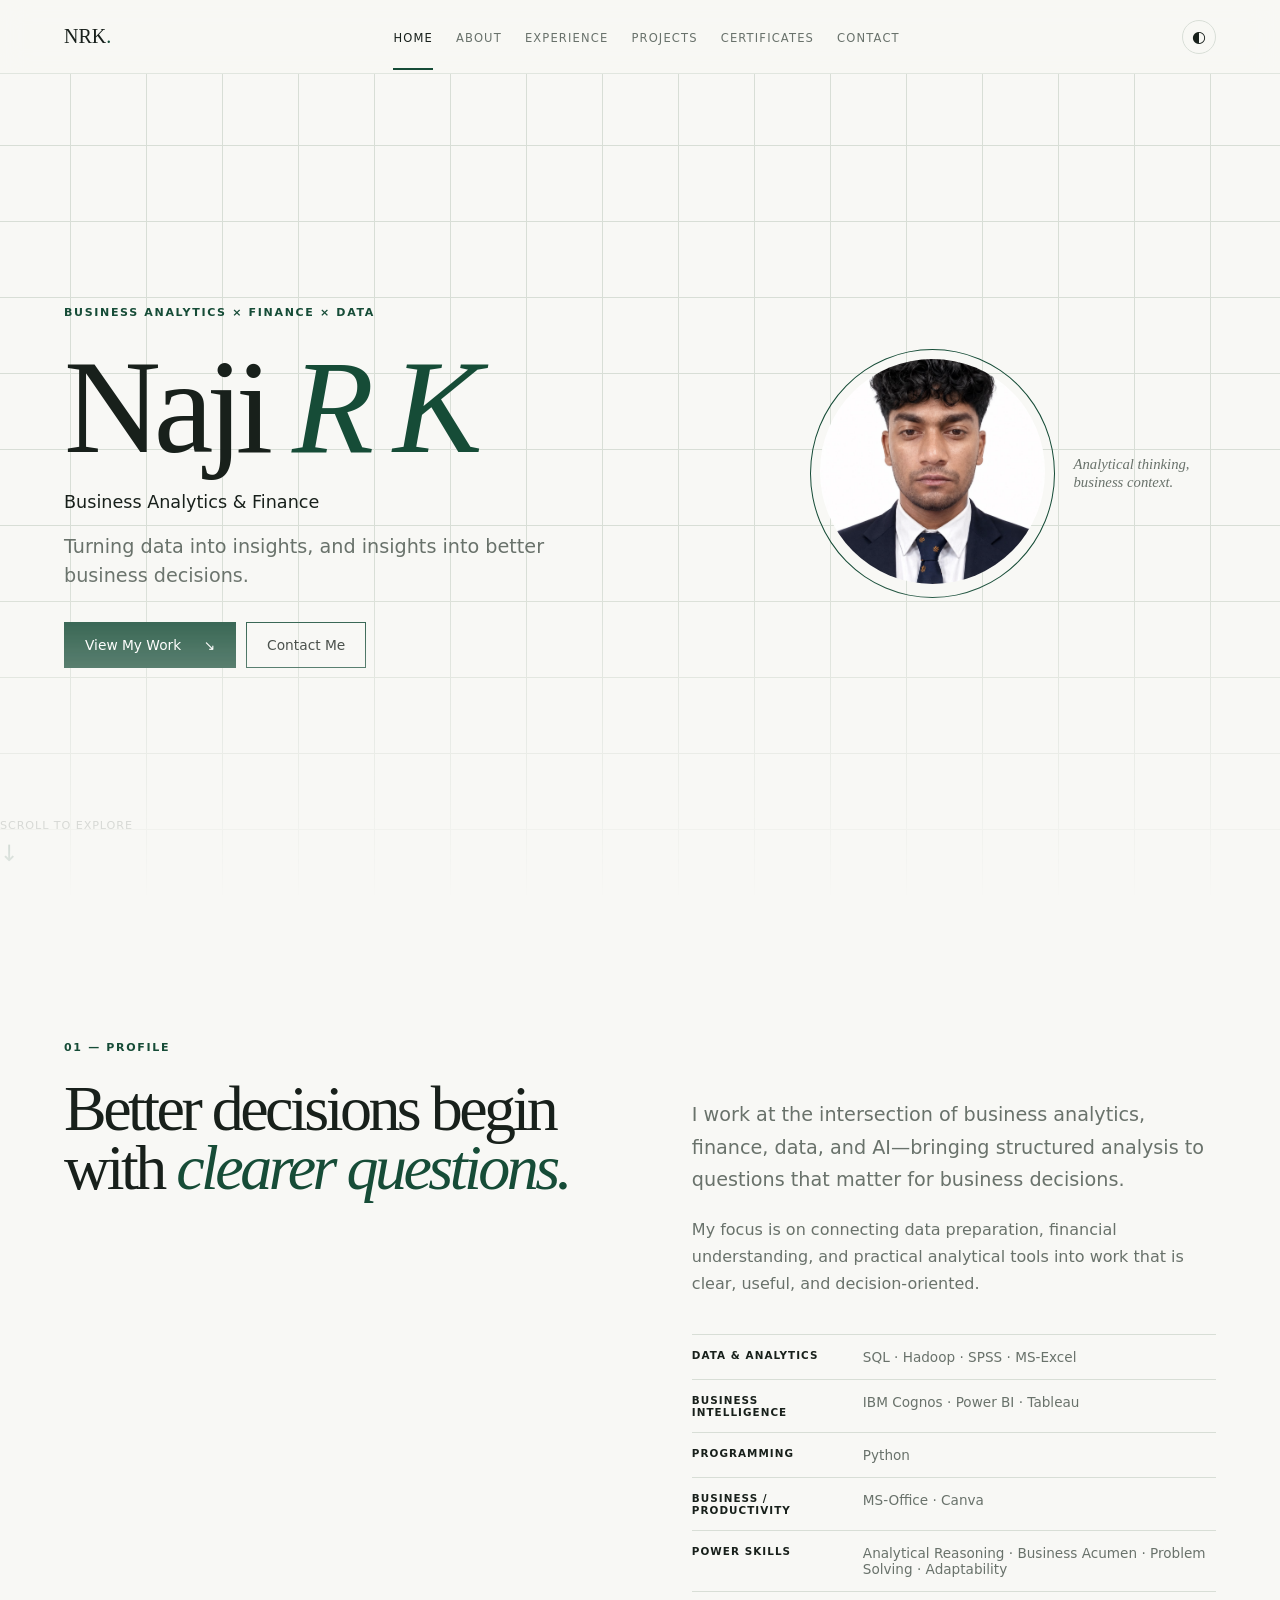
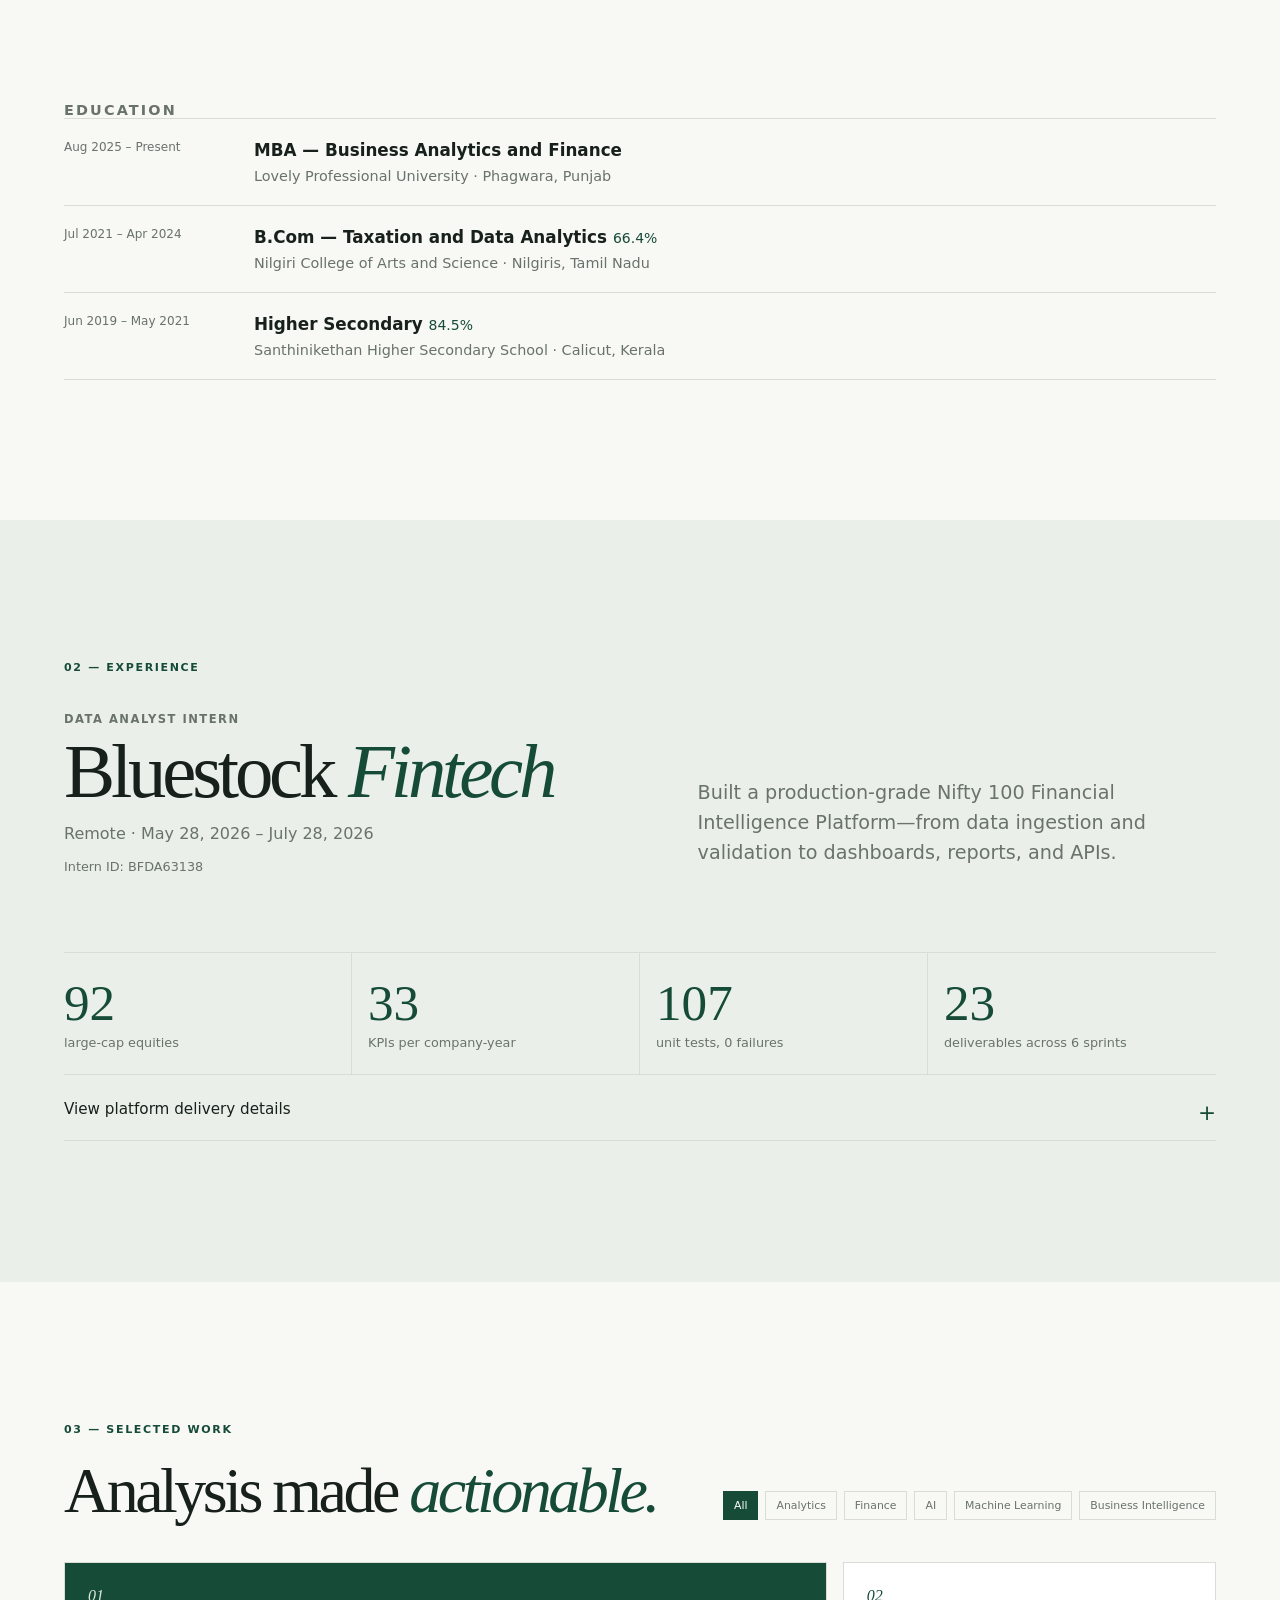
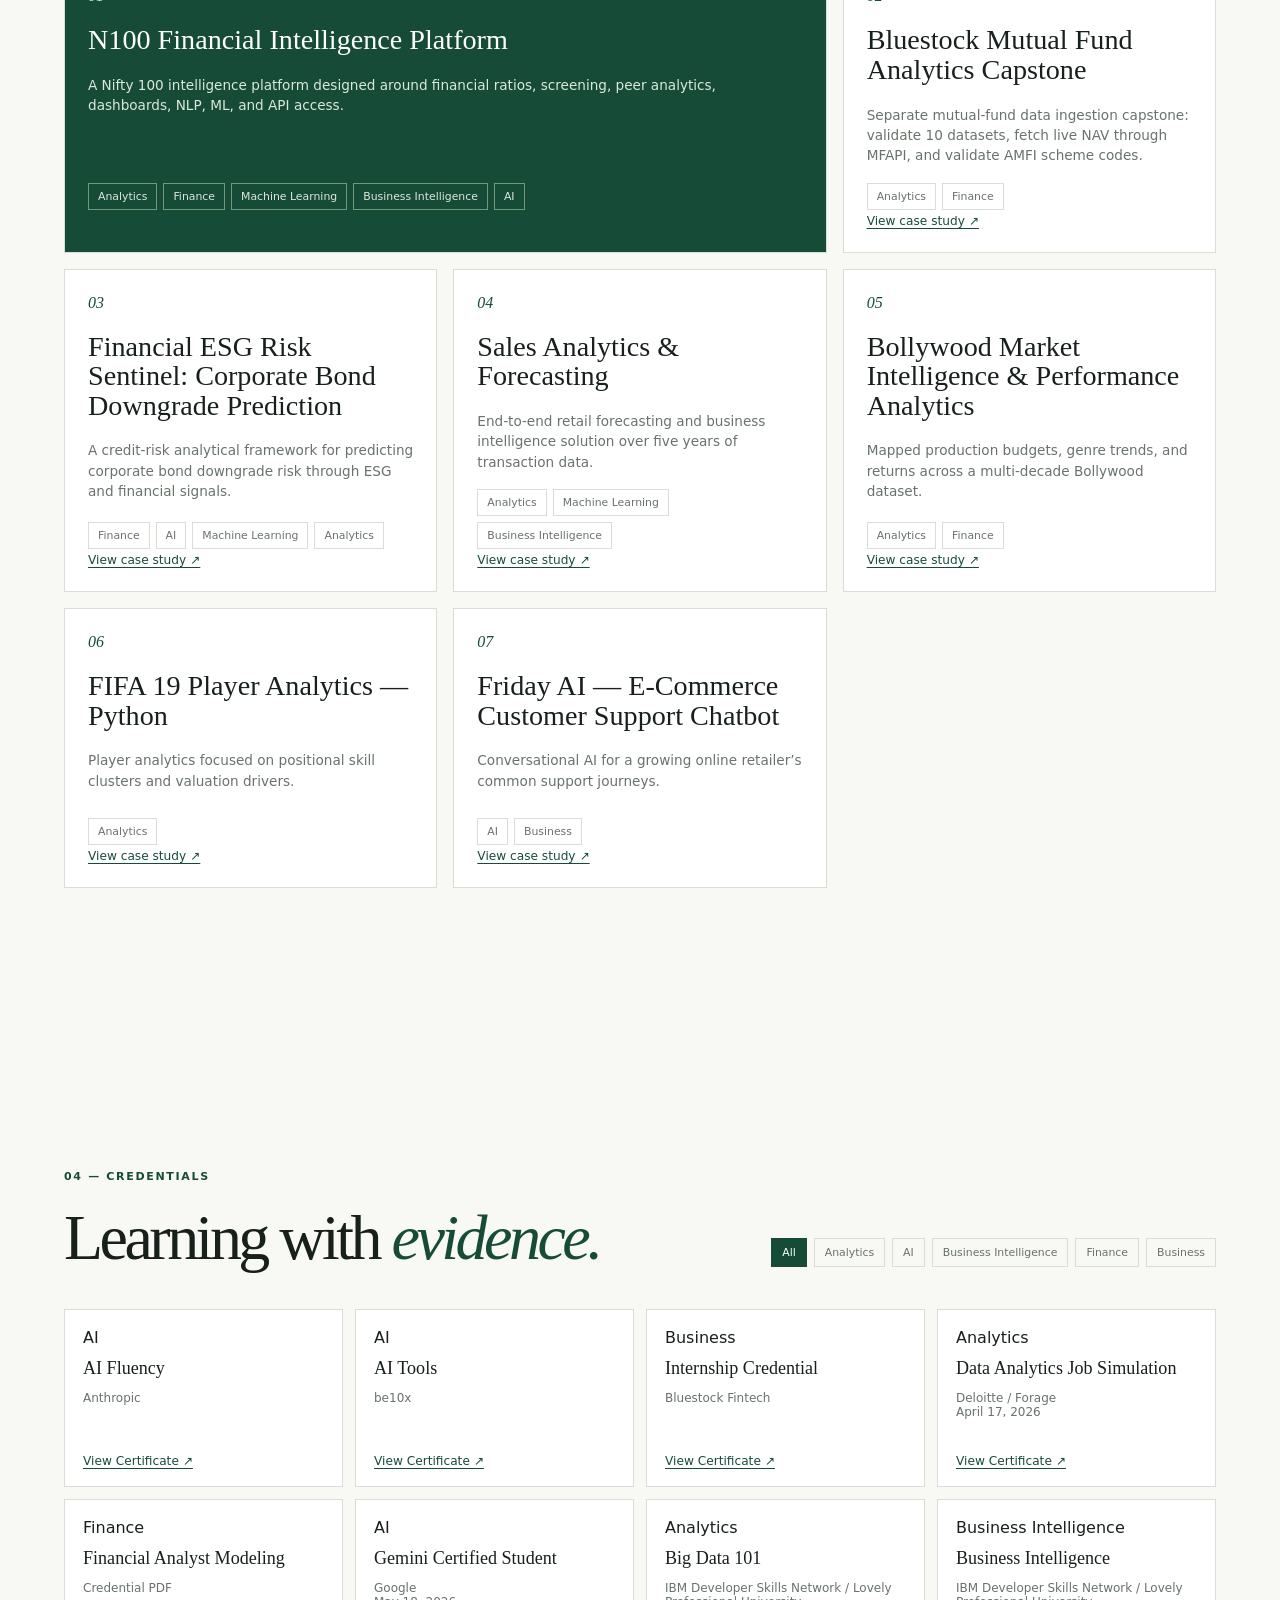
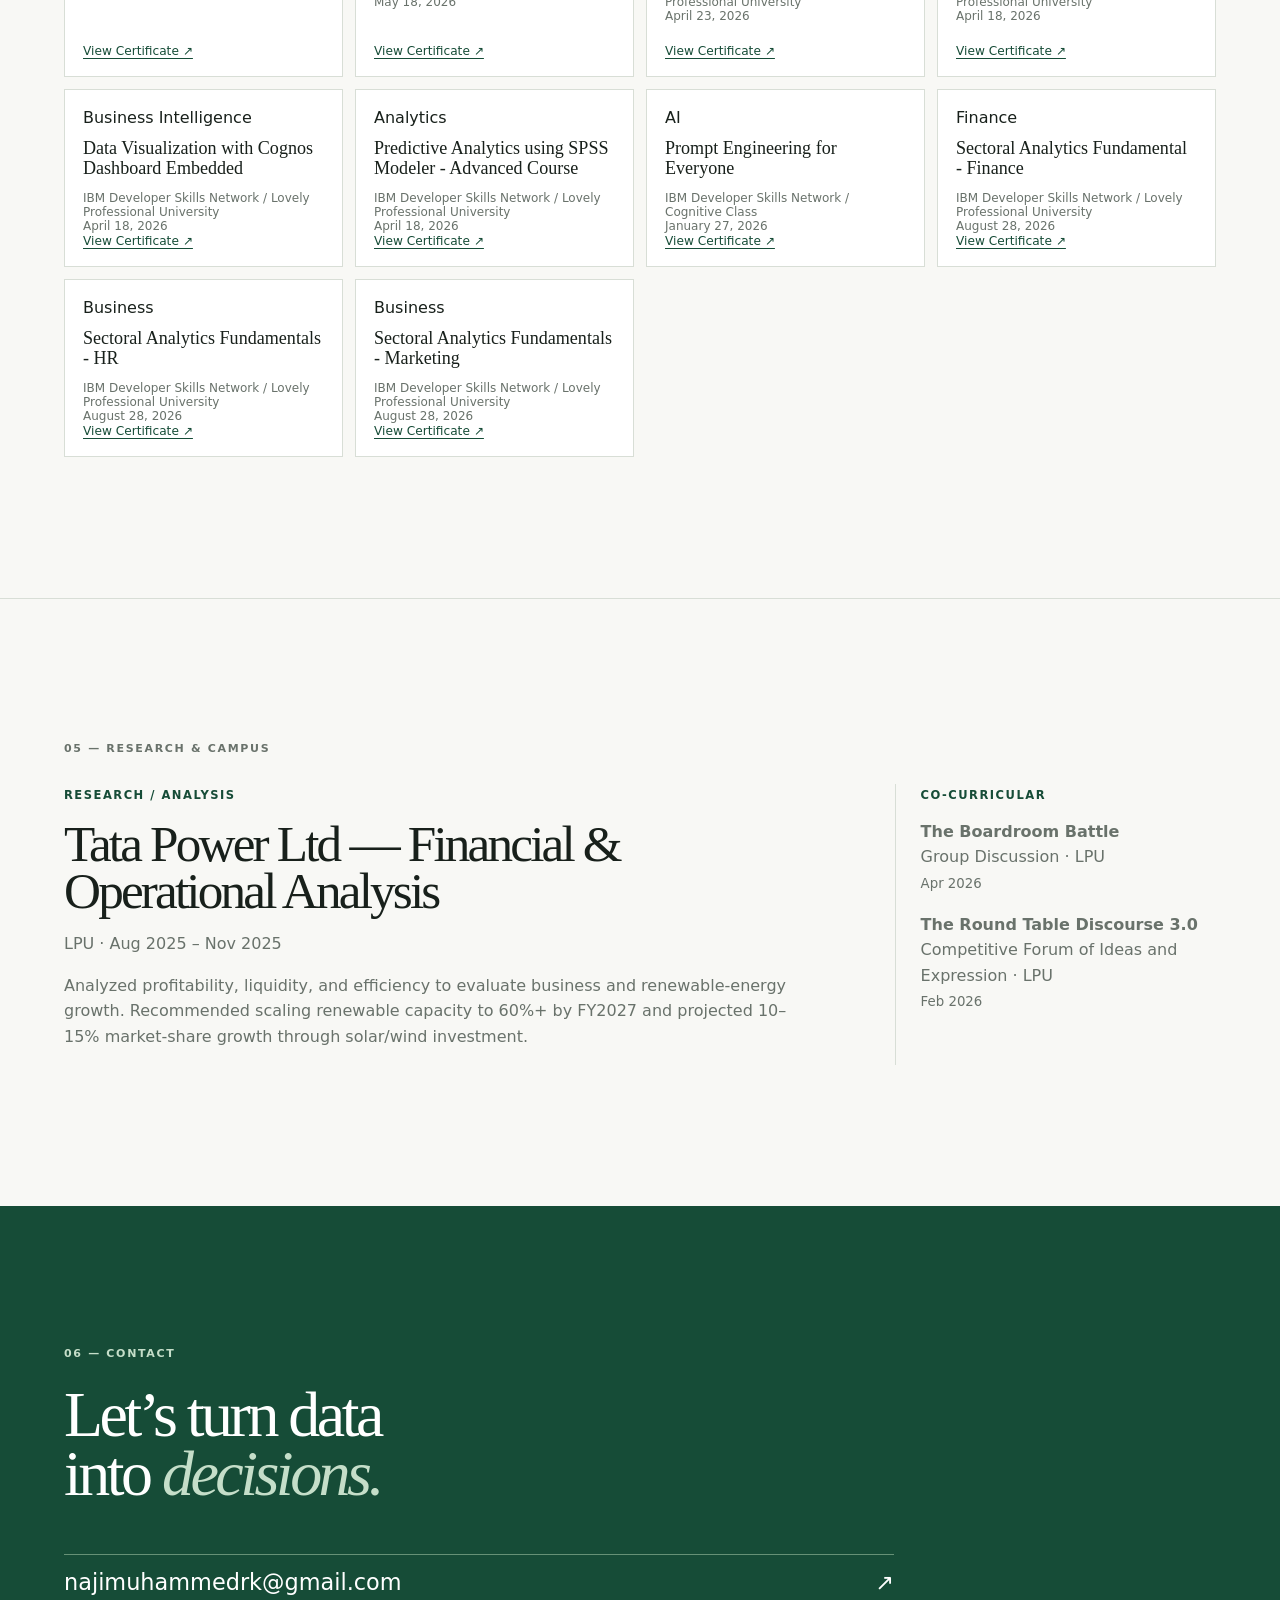
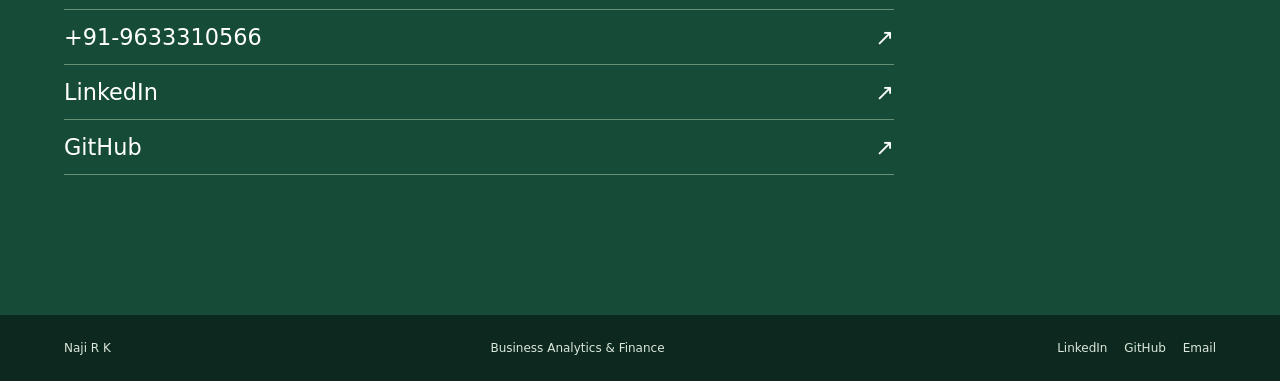
<file: index.html>
<!doctype html>
<html lang="en">
<head>
  <meta charset="utf-8"><meta name="viewport" content="width=device-width,initial-scale=1">
  <meta name="description" content="Naji R K — Business Analytics & Finance portfolio.">
  <meta property="og:title" content="Naji R K | Business Analytics & Finance"><meta property="og:description" content="Turning data into insights, and insights into better business decisions.">
  <title>Naji R K | Business Analytics &amp; Finance</title><link rel="stylesheet" href="style.css">
</head>
<body>
<div class="cursor-glow" aria-hidden="true"></div>
<header class="nav"><a class="wordmark" href="#home">NRK<span>.</span></a><button class="menu-toggle" aria-label="Open navigation" aria-expanded="false">☰</button><nav aria-label="Primary"><a class="active" href="#home">Home</a><a href="#about">About</a><a href="#experience">Experience</a><a href="#projects">Projects</a><a href="#certificates">Certificates</a><a href="#contact">Contact</a></nav><button class="theme-toggle" aria-label="Toggle color theme"><span>◐</span></button></header>
<main>
<section id="home" class="hero section"><div class="hero-copy"><p class="eyebrow">Business Analytics × Finance × Data</p><h1>Naji<br><em>R K</em></h1><p class="hero-title">Business Analytics &amp; Finance</p><p class="lede">Turning data into insights, and insights into better business decisions.</p><div class="actions"><a class="button" href="#projects">View My Work <i>↘</i></a><a class="button ghost" href="#contact">Contact Me</a></div></div><div class="portrait-wrap"><div class="portrait-ring"><img src="assets/profile/naji.jpeg" alt="Naji R K"></div><p class="portrait-note">Analytical thinking,<br>business context.</p></div><a class="scroll-cue" href="#about">Scroll to explore <span>↓</span></a></section>
<section id="about" class="section about"><p class="eyebrow">01 — Profile</p><div class="split"><h2>Better decisions begin with <em>clearer questions.</em></h2><div><p class="lede">I work at the intersection of business analytics, finance, data, and AI—bringing structured analysis to questions that matter for business decisions.</p><p>My focus is on connecting data preparation, financial understanding, and practical analytical tools into work that is clear, useful, and decision-oriented.</p><div class="skill-groups"><div><b>Data &amp; analytics</b><span>SQL · Hadoop · SPSS · MS-Excel</span></div><div><b>Business intelligence</b><span>IBM Cognos · Power BI · Tableau</span></div><div><b>Programming</b><span>Python</span></div><div><b>Business / productivity</b><span>MS-Office · Canva</span></div><div><b>Power skills</b><span>Analytical Reasoning · Business Acumen · Problem Solving · Adaptability</span></div></div></div></div>
<div class="education"><p class="eyebrow">Education</p><article><span>Aug 2025 – Present</span><div><h3>MBA — Business Analytics and Finance</h3><p>Lovely Professional University · Phagwara, Punjab</p></div></article><article><span>Jul 2021 – Apr 2024</span><div><h3>B.Com — Taxation and Data Analytics <small>66.4%</small></h3><p>Nilgiri College of Arts and Science · Nilgiris, Tamil Nadu</p></div></article><article><span>Jun 2019 – May 2021</span><div><h3>Higher Secondary <small>84.5%</small></h3><p>Santhinikethan Higher Secondary School · Calicut, Kerala</p></div></article></div></section>
<section id="experience" class="section experience"><p class="eyebrow">02 — Experience</p><div class="experience-head"><div><p class="role">Data Analyst Intern</p><h2>Bluestock <em>Fintech</em></h2><p>Remote · May 28, 2026 – July 28, 2026</p><p class="muted">Intern ID: BFDA63138</p></div><p class="lede">Built a production-grade Nifty 100 Financial Intelligence Platform—from data ingestion and validation to dashboards, reports, and APIs.</p></div><div class="metrics"><div><strong>92</strong><span>large-cap equities</span></div><div><strong>33</strong><span>KPIs per company-year</span></div><div><strong>107</strong><span>unit tests, 0 failures</span></div><div><strong>23</strong><span>deliverables across 6 sprints</span></div></div><details><summary>View platform delivery details <span>+</span></summary><div class="details-grid"><p>Engineered ETL for 12 datasets, with normalization, deduplication, and 16 data-quality rules. Built 1,118 financial-ratio records with bank/NBFC carve-outs and a 15-filter investment screener with six presets.</p><p>Delivered peer analytics across 11 peer groups, 56 radar charts, an 8-screen Streamlit dashboard, an NLP rule engine for 100 companies, 110 PDF reports, KMeans clustering, and a 16-endpoint FastAPI REST API.</p></div><div class="tags"><span>Python 3.10</span><span>pandas</span><span>NumPy</span><span>SQLite</span><span>FastAPI</span><span>Streamlit</span><span>Plotly</span><span>ReportLab</span><span>scikit-learn</span><span>openpyxl</span><span>pytest</span><span>YAML</span></div></details></section>
<section id="projects" class="section"><p class="eyebrow">03 — Selected Work</p><div class="section-intro"><h2>Analysis made <em>actionable.</em></h2><div class="filters" data-filter="projects"><button class="selected" data-value="all">All</button><button data-value="Analytics">Analytics</button><button data-value="Finance">Finance</button><button data-value="AI">AI</button><button data-value="Machine Learning">Machine Learning</button><button data-value="Business Intelligence">Business Intelligence</button></div></div><div id="project-grid" class="project-grid"></div></section>
<section id="certificates" class="section certificates"><p class="eyebrow">04 — Credentials</p><div class="section-intro"><h2>Learning with <em>evidence.</em></h2><div class="filters" data-filter="certificates"><button class="selected" data-value="all">All</button><button data-value="Analytics">Analytics</button><button data-value="AI">AI</button><button data-value="Business Intelligence">Business Intelligence</button><button data-value="Finance">Finance</button><button data-value="Business">Business</button></div></div><div id="certificate-grid" class="certificate-grid"></div></section>
<section class="section research"><p class="eyebrow">05 — Research &amp; Campus</p><div class="research-grid"><article><span class="label">Research / analysis</span><h2>Tata Power Ltd — Financial &amp; Operational Analysis</h2><p>LPU · Aug 2025 – Nov 2025</p><p>Analyzed profitability, liquidity, and efficiency to evaluate business and renewable-energy growth. Recommended scaling renewable capacity to 60%+ by FY2027 and projected 10–15% market-share growth through solar/wind investment.</p></article><aside><span class="label">Co-curricular</span><p><b>The Boardroom Battle</b><br>Group Discussion · LPU<br><small>Apr 2026</small></p><p><b>The Round Table Discourse 3.0</b><br>Competitive Forum of Ideas and Expression · LPU<br><small>Feb 2026</small></p></aside></div></section>
<section id="contact" class="section contact"><p class="eyebrow">06 — Contact</p><h2>Let’s turn data<br>into <em>decisions.</em></h2><div class="contact-links"><a href="mailto:najimuhammedrk@gmail.com">najimuhammedrk@gmail.com <span>↗</span></a><a href="tel:+919633310566">+91-9633310566 <span>↗</span></a><a href="https://www.linkedin.com/in/naji-rk/" target="_blank" rel="noopener">LinkedIn <span>↗</span></a><a href="https://github.com/najimuhammedrk-sudo" target="_blank" rel="noopener">GitHub <span>↗</span></a></div></section>
</main><footer><span>Naji R K</span><span>Business Analytics &amp; Finance</span><div><a href="https://www.linkedin.com/in/naji-rk/" target="_blank" rel="noopener">LinkedIn</a> <a href="https://github.com/najimuhammedrk-sudo" target="_blank" rel="noopener">GitHub</a> <a href="mailto:najimuhammedrk@gmail.com">Email</a></div></footer>
<dialog id="modal" aria-labelledby="modal-title"><button class="modal-close" aria-label="Close modal">×</button><div id="modal-content"></div></dialog><script src="script.js"></script>
</body></html>
</file>
<file: style.css>
:root{--bg:#f8f8f5;--surface:#fff;--ink:#18201b;--muted:#69726b;--line:#d8ded6;--accent:#164c37;--pale:#eaf0e9;font-family:Inter,ui-sans-serif,system-ui,-apple-system,BlinkMacSystemFont,"Segoe UI",sans-serif;color:var(--ink);background:var(--bg);scroll-behavior:smooth}
*{box-sizing:border-box}
body{margin:0;overflow-x:hidden;background:var(--bg);transition:background .35s,color .35s}
body.dark{--bg:#121613;--surface:#181d19;--ink:#eef2ec;--muted:#aab3ab;--line:#354038;--accent:#7caa8b;--pale:#202b23}
.nav{height:74px;display:flex;align-items:center;justify-content:space-between;padding:0 clamp(22px,5vw,76px);position:sticky;top:0;z-index:10;background:color-mix(in srgb,var(--bg) 91%,transparent);backdrop-filter:blur(14px);border-bottom:1px solid color-mix(in srgb,var(--line) 70%,transparent)}
.wordmark{font-family:Georgia,serif;font-size:1.25rem;color:var(--ink);text-decoration:none}
.wordmark span,.eyebrow{color:var(--accent)}
nav{display:flex;gap:23px}
nav a{font-size:.72rem;text-transform:uppercase;letter-spacing:.1em;color:var(--muted);text-decoration:none;padding:27px 0 23px;border-bottom:2px solid transparent}
nav a:hover,nav a.active{color:var(--ink);border-color:var(--accent)}
button{font:inherit}
.theme-toggle,.menu-toggle{border:1px solid var(--line);background:transparent;color:var(--ink);height:34px;width:34px;border-radius:50%;cursor:pointer}
.menu-toggle{display:none}
.section{max-width:1320px;margin:auto;padding:clamp(74px,11vw,145px) clamp(22px,5vw,76px)}
.hero{min-height:calc(100vh - 74px);display:grid;grid-template-columns:1.25fr .75fr;align-items:center;position:relative;background-image:linear-gradient(var(--line) 1px,transparent 1px),linear-gradient(90deg,var(--line) 1px,transparent 1px);background-size:76px 76px;background-position:center;mask-image:linear-gradient(to bottom,#000 60%,transparent)}
.eyebrow{font-size:.69rem;text-transform:uppercase;letter-spacing:.15em;font-weight:700;margin:0 0 26px}
.hero h1,h2{font-family:Georgia,"Times New Roman",serif;font-weight:400;letter-spacing:-.055em;line-height:.92;margin:0}
.hero h1{font-size:clamp(4.8rem,10.5vw,10rem)}
em{font-style:italic;color:var(--accent)}
.hero-title{font-size:1.1rem;margin:24px 0 11px}
.lede{font-size:clamp(1rem,1.5vw,1.25rem);line-height:1.55;max-width:560px;color:var(--muted)}
.actions{display:flex;gap:10px;margin-top:31px}
.button{background:var(--accent);color:#fff;padding:14px 20px;text-decoration:none;font-size:.86rem;border:1px solid var(--accent);transition:transform .2s}
.button:hover{transform:translateY(-3px)}
.button i{font-style:normal;margin-left:18px}
.button.ghost{color:var(--ink);background:transparent}
.portrait-wrap{display:flex;align-items:center;gap:18px;justify-content:center}
.portrait-ring{width:clamp(150px,20vw,245px);aspect-ratio:1;border-radius:50%;padding:9px;border:1px solid var(--accent);transition:transform .4s}
.portrait-ring:hover{transform:rotate(4deg) scale(1.03)}
.portrait-ring img{width:100%;height:100%;object-fit:cover;border-radius:50%;filter:saturate(.87)}
.portrait-note{font-family:Georgia,serif;font-style:italic;line-height:1.25;color:var(--muted);font-size:.92rem}
.scroll-cue{position:absolute;bottom:34px;color:var(--muted);font-size:.7rem;text-decoration:none;letter-spacing:.08em;text-transform:uppercase}
.scroll-cue span{display:block;color:var(--accent);font-size:1.4rem;margin-top:8px}
.split{display:grid;grid-template-columns:1fr 1fr;gap:9%;align-items:start}
.split h2,.section-intro h2,.contact h2{font-size:clamp(2.8rem,5vw,5.7rem)}
.split p{line-height:1.7;color:var(--muted)}
.skill-groups{margin-top:36px;border-top:1px solid var(--line)}
.skill-groups div{padding:14px 0;border-bottom:1px solid var(--line);display:grid;grid-template-columns:155px 1fr;gap:16px;font-size:.85rem}
.skill-groups b{text-transform:uppercase;font-size:.65rem;letter-spacing:.1em}
.skill-groups span{color:var(--muted)}
.education{margin-top:110px}
.education article{display:grid;grid-template-columns:190px 1fr;padding:21px 0;border-top:1px solid var(--line)}
.education article:last-child{border-bottom:1px solid var(--line)}
.education article>span{font-size:.75rem;color:var(--muted)}
h3{margin:0;font-size:1.05rem}
.education p{margin:8px 0 0;color:var(--muted);font-size:.9rem}
.education small{color:var(--accent);font-weight:400}
.experience{background:var(--pale);max-width:none;padding-left:max(5vw,calc((100vw - 1320px)/2 + 5vw));padding-right:max(5vw,calc((100vw - 1320px)/2 + 5vw))}
.experience-head{display:grid;grid-template-columns:1fr 1fr;gap:10%;align-items:end}
.role,.label{color:var(--accent);font-size:.72rem;text-transform:uppercase;letter-spacing:.13em;font-weight:700}
.experience h2{font-size:clamp(3.2rem,6vw,6rem)}
.experience-head p{color:var(--muted)}
.muted{font-size:.8rem}
.metrics{display:grid;grid-template-columns:repeat(4,1fr);border-top:1px solid var(--line);border-bottom:1px solid var(--line);margin:65px 0 25px}
.metrics div{padding:24px 16px;border-right:1px solid var(--line)}
.metrics div:first-child{padding-left:0}
.metrics div:last-child{border:0}
.metrics strong{display:block;font:400 clamp(2.3rem,4vw,4rem)/1 Georgia,serif;color:var(--accent)}
.metrics span{display:block;color:var(--muted);font-size:.8rem;margin-top:7px}
details{border-bottom:1px solid var(--line);padding-bottom:22px}
summary{cursor:pointer;list-style:none;font-size:.95rem}
summary::-webkit-details-marker{display:none}
summary span{float:right;font-size:1.35rem;color:var(--accent)}
.details-grid{display:grid;grid-template-columns:1fr 1fr;gap:30px;color:var(--muted);line-height:1.6;font-size:.9rem;margin-top:22px}
.tags{display:flex;gap:8px;flex-wrap:wrap}
.tags span,.project-tags span{padding:6px 9px;border:1px solid var(--line);font-size:.68rem;color:var(--muted)}
.section-intro{display:flex;justify-content:space-between;gap:30px;align-items:end;margin-bottom:42px}
.filters{display:flex;flex-wrap:wrap;justify-content:flex-end;gap:7px}
.filters button{background:transparent;border:1px solid var(--line);padding:7px 10px;color:var(--muted);font-size:.68rem;cursor:pointer}
.filters button.selected,.filters button:hover{background:var(--accent);border-color:var(--accent);color:#fff}
.project-grid{display:grid;grid-template-columns:repeat(12,1fr);gap:16px}
.project-card{grid-column:span 4;min-height:280px;border:1px solid var(--line);padding:23px;display:flex;flex-direction:column;justify-content:space-between;cursor:pointer;background:var(--surface);transition:transform .25s,border-color .25s}
.project-card:first-child{grid-column:span 8;background:var(--accent);color:#fff}
.project-card:hover{transform:translateY(-5px);border-color:var(--accent)}
.project-card .number{font:italic 1rem Georgia,serif;color:var(--accent)}
.project-card:first-child .number,.project-card:first-child .project-tags span{color:#dce8dc;border-color:#719a7a}
.project-card h3{font:400 clamp(1.4rem,2.2vw,2.25rem)/1.05 Georgia,serif;margin:20px 0}
.project-card p{font-size:.85rem;line-height:1.5;color:var(--muted);margin:0}
.project-card:first-child p{color:#dce8dc}
.project-tags{display:flex;flex-wrap:wrap;gap:6px;margin-top:17px}
.certificate-grid{display:grid;grid-template-columns:repeat(4,1fr);gap:12px}
.certificate-card{padding:18px;border:1px solid var(--line);background:var(--surface);min-height:178px;display:flex;flex-direction:column;align-items:flex-start;justify-content:space-between}
.certificate-card h3{font:400 1.13rem/1.1 Georgia,serif;margin:12px 0}
.certificate-card p{font-size:.75rem;color:var(--muted);margin:0}
.certificate-card button,.project-card button{border:0;background:none;padding:0;color:var(--accent);font-size:.76rem;cursor:pointer;text-decoration:underline;text-underline-offset:3px}
.research{border-top:1px solid var(--line)}
.research-grid{display:grid;grid-template-columns:1.4fr .6fr;gap:7%;margin-top:14px}
.research h2{font-size:clamp(2.2rem,4vw,4.2rem);margin:17px 0}
.research p{color:var(--muted);line-height:1.6}
.research aside{border-left:1px solid var(--line);padding-left:25px}
.contact{min-height:72vh;display:flex;flex-direction:column;justify-content:center;background:var(--accent);color:#fff;max-width:none;padding-left:max(5vw,calc((100vw - 1320px)/2 + 5vw));padding-right:max(5vw,calc((100vw - 1320px)/2 + 5vw))}
.contact .eyebrow,.contact em{color:#c5dec9}
.contact-links{margin-top:50px;max-width:830px}
.contact-links a{display:flex;justify-content:space-between;border-top:1px solid #669176;padding:14px 0;color:#fff;text-decoration:none;font-size:clamp(1rem,2vw,1.4rem)}
.contact-links a:last-child{border-bottom:1px solid #669176}
footer{padding:26px clamp(22px,5vw,76px);display:flex;justify-content:space-between;gap:20px;background:#0d281e;color:#dce8dc;font-size:.75rem}
footer a{color:#dce8dc;margin-left:13px;text-decoration:none}
dialog{width:min(1060px,94vw);height:min(90vh,800px);padding:0;border:0;background:var(--surface);color:var(--ink);box-shadow:0 20px 70px #0008}
dialog::backdrop{background:#07120ce0;backdrop-filter:blur(4px)}
.modal-close{position:absolute;right:12px;top:10px;width:35px;height:35px;border:0;border-radius:50%;font-size:1.55rem;z-index:2;color:var(--ink);background:var(--bg);cursor:pointer}
.modal-inner{height:100%;overflow:auto;padding:45px}
.modal-inner h2{font-size:clamp(2rem,4vw,4rem);margin-bottom:14px}
.modal-inner p{line-height:1.65;color:var(--muted)}
.modal-inner iframe{width:100%;height:calc(min(90vh,800px) - 70px);border:0;margin-top:0}
.modal-metrics{display:flex;gap:8px;flex-wrap:wrap;margin:24px 0}
.modal-metrics span{border:1px solid var(--line);padding:10px;font-size:.8rem}
.github-link{display:inline-block;margin:12px 0 25px;color:var(--accent);font-weight:700}
.cursor-glow{position:fixed;width:320px;height:320px;border-radius:50%;pointer-events:none;z-index:-1;background:radial-gradient(circle,var(--pale),transparent 65%);transform:translate(-50%,-50%);opacity:.65}
@media(max-width:760px){.nav{height:62px;padding:0 20px}
.menu-toggle{display:block;order:3}
nav{display:none;position:absolute;top:62px;left:0;right:0;background:var(--surface);padding:10px 20px 18px;border-bottom:1px solid var(--line);flex-direction:column;gap:0}
nav.open{display:flex}
nav a{padding:13px 0;border:0}
.theme-toggle{margin-left:auto;margin-right:12px}
.section{padding:72px 22px}
.hero{min-height:calc(100svh - 62px);grid-template-columns:1fr;padding-top:20px}
.portrait-wrap{justify-content:flex-start;margin-top:36px}
.scroll-cue{bottom:15px}
.split,.experience-head,.research-grid{grid-template-columns:1fr;gap:30px}
.skill-groups div,.education article{grid-template-columns:1fr;gap:6px}
.education{margin-top:70px}
.metrics{grid-template-columns:1fr 1fr;margin-top:40px}
.metrics div{padding:18px 12px;border-bottom:1px solid var(--line)}
.metrics div:nth-child(2){border-right:0}
.details-grid{grid-template-columns:1fr}
.section-intro{display:block}
.filters{justify-content:flex-start;margin-top:25px}
.project-grid{grid-template-columns:1fr}
.project-card,.project-card:first-child{grid-column:auto;min-height:230px}
.certificate-grid{grid-template-columns:1fr 1fr}
.research aside{border-left:0;border-top:1px solid var(--line);padding:25px 0 0}
.contact{min-height:65svh}
.contact h2{font-size:clamp(3rem,13vw,5rem)}
footer{flex-direction:column}
footer a{margin:0 13px 0 0}
.modal-inner{padding:48px 18px 18px}
.modal-inner iframe{height:calc(min(90vh,800px) - 65px)}
}
@media(prefers-reduced-motion:reduce){*,*:before,*:after{scroll-behavior:auto!important;transition:none!important;animation:none!important}
}

/* Refined motion — deliberately restrained to preserve the editorial visual language. */
.hero h1{white-space:nowrap}.hero h1 br{display:none}.hero h1 em:before{content:" "}nav a{transition:color .25s ease,border-color .25s ease}.theme-toggle,.menu-toggle{transition:transform .25s ease,border-color .25s ease}.theme-toggle:hover{transform:rotate(12deg)}.portrait-wrap{transform:translateY(-14px)}.portrait-ring{animation:portrait-float 6s ease-in-out infinite}.portrait-ring:hover{transform:rotate(2deg) scale(1.03);animation-play-state:paused}.button{transition:transform .28s cubic-bezier(.2,.8,.2,1),box-shadow .28s ease,background .28s ease}.button:hover{box-shadow:0 9px 20px color-mix(in srgb,var(--accent) 25%,transparent)}.button:active{transform:translateY(-1px)}.project-card{transition:transform .35s cubic-bezier(.2,.8,.2,1),border-color .3s ease,box-shadow .3s ease}.project-card:hover{transform:translateY(-6px) scale(1.006);box-shadow:0 13px 30px color-mix(in srgb,var(--ink) 8%,transparent)}.certificate-card{transition:transform .3s cubic-bezier(.2,.8,.2,1),border-color .3s ease,box-shadow .3s ease}.certificate-card:hover{transform:translateY(-4px);border-color:var(--accent);box-shadow:0 10px 24px color-mix(in srgb,var(--ink) 7%,transparent)}.metrics.metric-visible div{animation:metric-in .55s cubic-bezier(.2,.8,.2,1) both}.metrics.metric-visible div:nth-child(2){animation-delay:.07s}.metrics.metric-visible div:nth-child(3){animation-delay:.14s}.metrics.metric-visible div:nth-child(4){animation-delay:.21s}dialog[open]{animation:modal-in .28s cubic-bezier(.2,.8,.2,1)}dialog::backdrop{animation:backdrop-in .28s ease}.cursor-glow{transition:left .5s ease-out,top .5s ease-out}.reveal{opacity:0;transform:translateY(22px);transition:opacity .65s ease,transform .65s cubic-bezier(.2,.8,.2,1)}.reveal.is-visible{opacity:1;transform:none}@keyframes portrait-float{0%,100%{translate:0 0}50%{translate:0 -7px}}@keyframes metric-in{from{opacity:0;transform:translateY(12px)}to{opacity:1;transform:none}}@keyframes modal-in{from{opacity:0;transform:translateY(10px) scale(.985)}to{opacity:1;transform:none}}@keyframes backdrop-in{from{opacity:0}to{opacity:1}}
</file>
